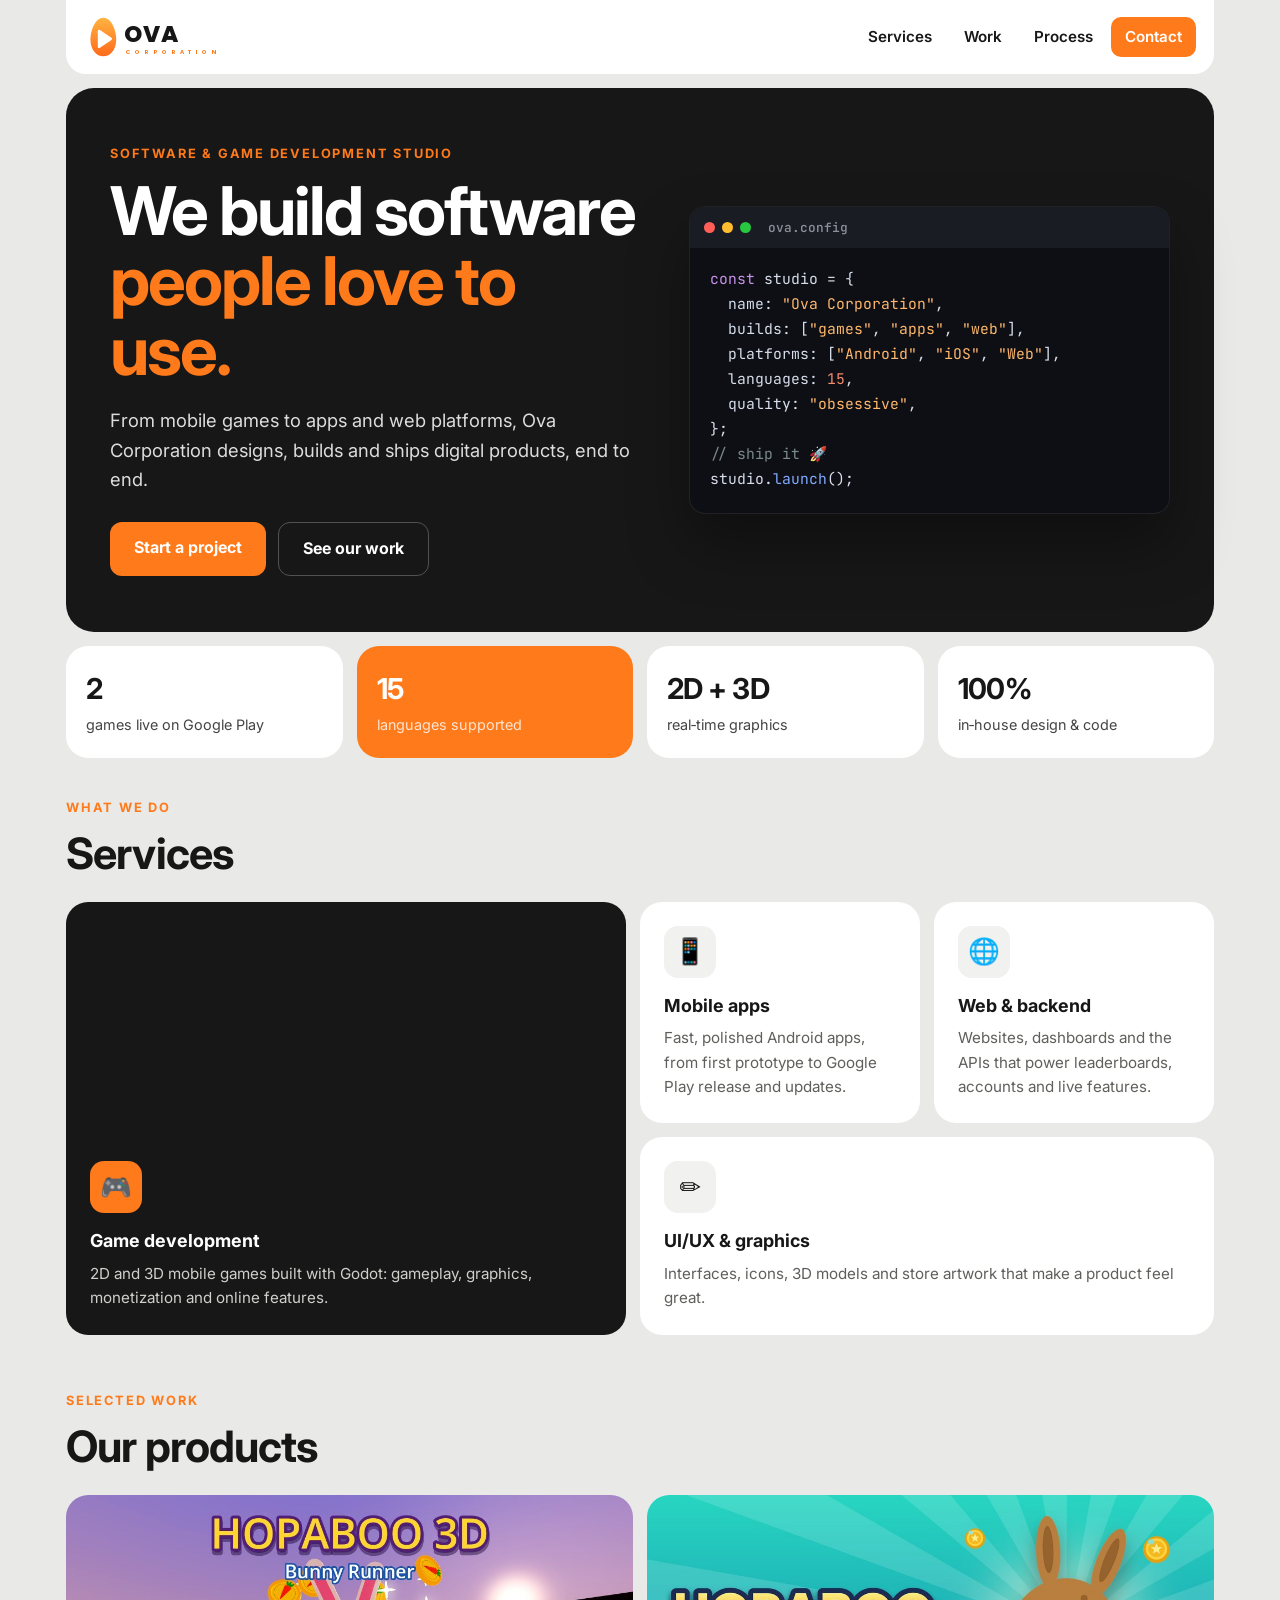
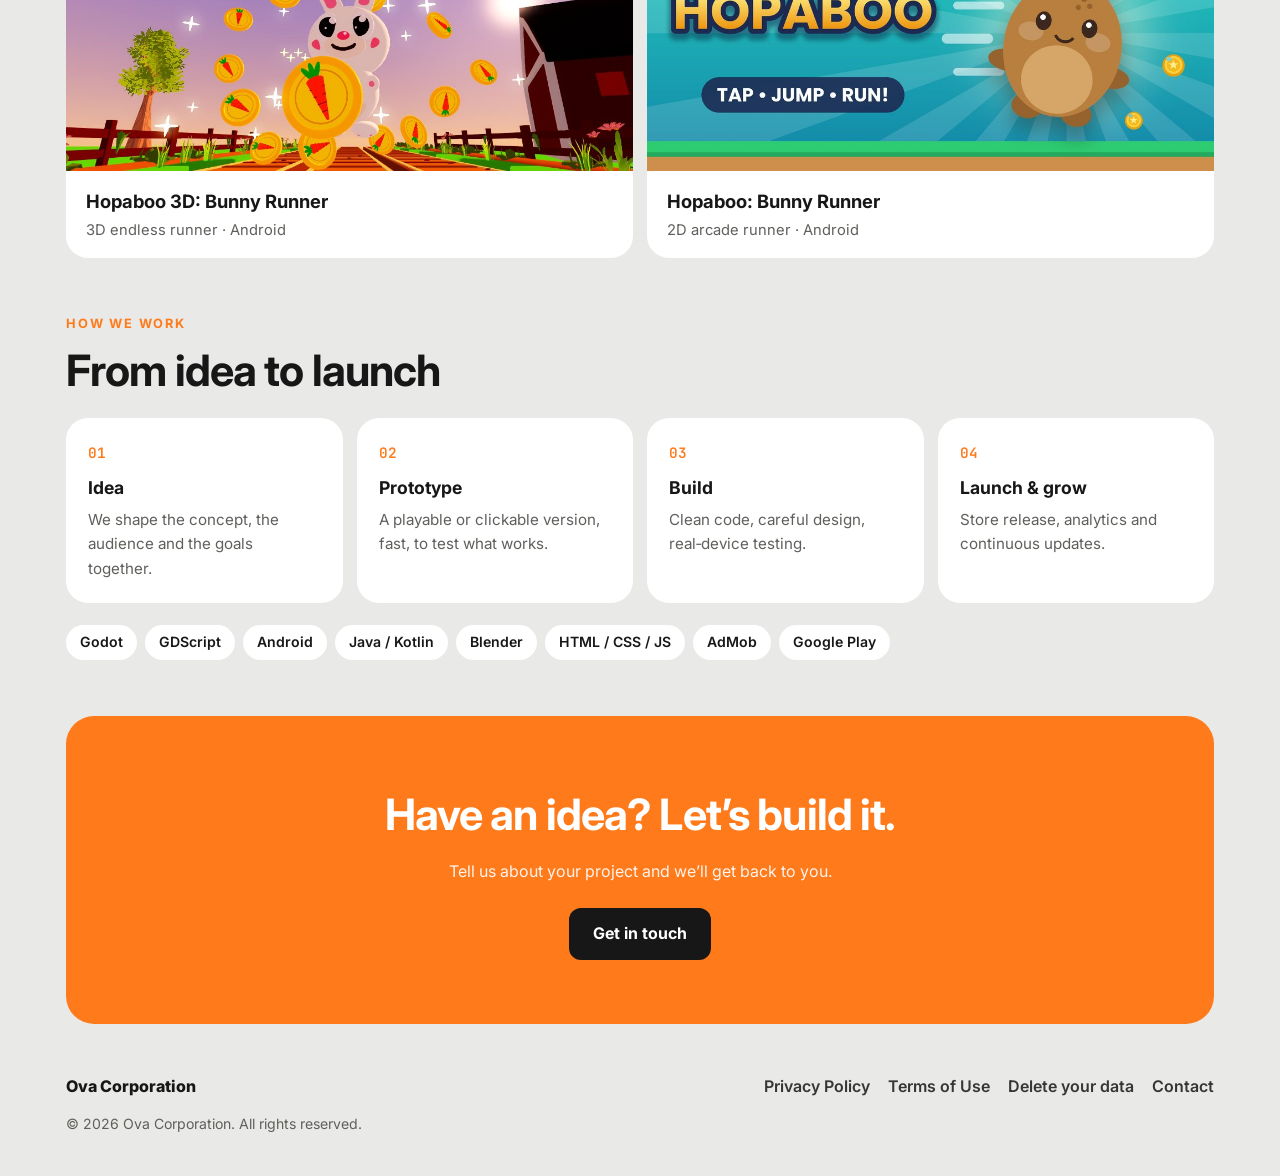
<file: index.html>
<!doctype html>
<html lang="en">
<head>
<meta charset="utf-8">
<meta name="viewport" content="width=device-width, initial-scale=1">
<title>Ova Corporation – Software &amp; Game Development</title>
<meta name="description" content="Ova Corporation designs, builds and ships mobile games, apps and web platforms. Makers of Hopaboo: Bunny Runner and Hopaboo 3D.">
<meta property="og:title" content="Ova Corporation">
<meta property="og:description" content="Software &amp; game development studio. We build software people love to use.">
<meta property="og:type" content="website">
<meta property="og:image" content="img/hopaboo3d-feature.jpg">
<meta name="theme-color" content="#171717">
<link rel="icon" href="favicon.svg" type="image/svg+xml">
<link rel="preconnect" href="https://fonts.googleapis.com">
<link rel="preconnect" href="https://fonts.gstatic.com" crossorigin>
<link rel="stylesheet" href="https://fonts.googleapis.com/css2?family=Inter:wght@400;500;600;700;800&family=JetBrains+Mono:wght@400;600&family=Poppins:wght@700;800&display=swap">
<link rel="stylesheet" href="styles.css">
</head>
<body>
<nav class="nav">
  <a class="brand" href="./" aria-label="Ova Corporation home">
    <svg viewBox="0 0 300 100" class="logo" role="img" aria-label="Ova Corporation"><defs><linearGradient id="lg" x1="0" y1="0" x2="0" y2="1"><stop offset="0" stop-color="#ffb341"/><stop offset="1" stop-color="#ff6a1a"/></linearGradient></defs>
      <path d="M42 8C59 8 70 34 70 56C70 78 57 92 42 92C27 92 14 78 14 56C14 34 25 8 42 8Z" fill="url(#lg)"/>
      <path d="M33 37 L58 54 L33 71Z" fill="#fff" stroke="#fff" stroke-width="6" stroke-linejoin="round"/>
      <text x="88" y="60" font-family="Poppins,sans-serif" font-size="50" font-weight="800" letter-spacing="2" fill="currentColor">OVA</text>
      <text x="90" y="86" font-family="Poppins,sans-serif" font-size="12.5" font-weight="700" letter-spacing="8.2" fill="#ff7a1a">CORPORATION</text></svg>
  </a>
  <div class="links"><a href="#services">Services</a><a href="#work">Work</a><a href="#process">Process</a><a class="navcta" href="#contact">Contact</a></div>
</nav>

<header class="hero">
  <div class="hero-text">
    <p class="kicker">Software &amp; game development studio</p>
    <h1>We build software <em>people love to use.</em></h1>
    <p class="lead">From mobile games to apps and web platforms, Ova Corporation designs, builds and ships digital products, end to end.</p>
    <div class="ctas"><a class="cta" href="#contact">Start a project</a><a class="cta ghost" href="#work">See our work</a></div>
  </div>
  <div class="code" aria-hidden="true">
    <div class="bar"><i></i><i></i><i></i><span>ova.config</span></div>
<pre><span class="k">const</span> studio = {
  name: <span class="s">"Ova Corporation"</span>,
  builds: [<span class="s">"games"</span>, <span class="s">"apps"</span>, <span class="s">"web"</span>],
  platforms: [<span class="s">"Android"</span>, <span class="s">"iOS"</span>, <span class="s">"Web"</span>],
  languages: <span class="n">15</span>,
  quality: <span class="s">"obsessive"</span>,
};
<span class="c">// ship it 🚀</span>
studio.<span class="f">launch</span>();</pre>
  </div>
</header>

<section class="stats" aria-label="Key facts">
  <div><b>2</b><span>games live on Google Play</span></div>
  <div><b>15</b><span>languages supported</span></div>
  <div><b>2D + 3D</b><span>real‑time graphics</span></div>
  <div><b>100%</b><span>in‑house design &amp; code</span></div>
</section>

<section id="services" class="section">
  <p class="eyebrow">What we do</p>
  <h2>Services</h2>
  <div class="grid">
    <article class="svc"><span class="ic" aria-hidden="true">🎮</span><h3>Game development</h3><p>2D and 3D mobile games built with Godot: gameplay, graphics, monetization and online features.</p></article>
    <article class="svc"><span class="ic" aria-hidden="true">📱</span><h3>Mobile apps</h3><p>Fast, polished Android apps, from first prototype to Google Play release and updates.</p></article>
    <article class="svc"><span class="ic" aria-hidden="true">🌐</span><h3>Web &amp; backend</h3><p>Websites, dashboards and the APIs that power leaderboards, accounts and live features.</p></article>
    <article class="svc"><span class="ic" aria-hidden="true">✏️</span><h3>UI/UX &amp; graphics</h3><p>Interfaces, icons, 3D models and store artwork that make a product feel great.</p></article>
  </div>
</section>

<section id="work" class="section">
  <p class="eyebrow">Selected work</p>
  <h2>Our products</h2>
  <div class="items">
    <a class="item" href="https://play.google.com/store/apps/details?id=com.ovacorporation.hopaboo3d" target="_blank" rel="noopener"><img src="img/hopaboo3d-feature.jpg" alt="Hopaboo 3D: Bunny Runner" width="1024" height="500" loading="lazy"><div><h3>Hopaboo 3D: Bunny Runner</h3><p>3D endless runner · Android</p></div></a>
    <a class="item" href="https://play.google.com/store/apps/details?id=com.ovacorporation.hopaboo" target="_blank" rel="noopener"><img src="img/hopaboo-feature.jpg" alt="Hopaboo: Bunny Runner" width="1024" height="500" loading="lazy"><div><h3>Hopaboo: Bunny Runner</h3><p>2D arcade runner · Android</p></div></a>
  </div>
</section>

<section id="process" class="section">
  <p class="eyebrow">How we work</p>
  <h2>From idea to launch</h2>
  <ol class="steps">
    <li><b>01</b><h3>Idea</h3><p>We shape the concept, the audience and the goals together.</p></li>
    <li><b>02</b><h3>Prototype</h3><p>A playable or clickable version, fast, to test what works.</p></li>
    <li><b>03</b><h3>Build</h3><p>Clean code, careful design, real‑device testing.</p></li>
    <li><b>04</b><h3>Launch &amp; grow</h3><p>Store release, analytics and continuous updates.</p></li>
  </ol>
  <ul class="tech" aria-label="Technologies"><li>Godot</li><li>GDScript</li><li>Android</li><li>Java / Kotlin</li><li>Blender</li><li>HTML / CSS / JS</li><li>AdMob</li><li>Google Play</li></ul>
</section>

<section id="contact" class="contact">
  <h2>Have an idea? Let’s build it.</h2>
  <p>Tell us about your project and we’ll get back to you.</p>
  <a class="cta" href="mailto:robert.ovadiuc2@gmail.com">Get in touch</a>
</section>

<footer class="foot">
  <div class="fb">Ova Corporation</div>
  <div class="fl"><a href="privacy.html">Privacy Policy</a><a href="terms.html">Terms of Use</a><a href="delete-data.html">Delete your data</a><a href="#contact">Contact</a></div>
  <p>© 2026 Ova Corporation. All rights reserved.</p>
</footer>
</body>
</html>
</file>
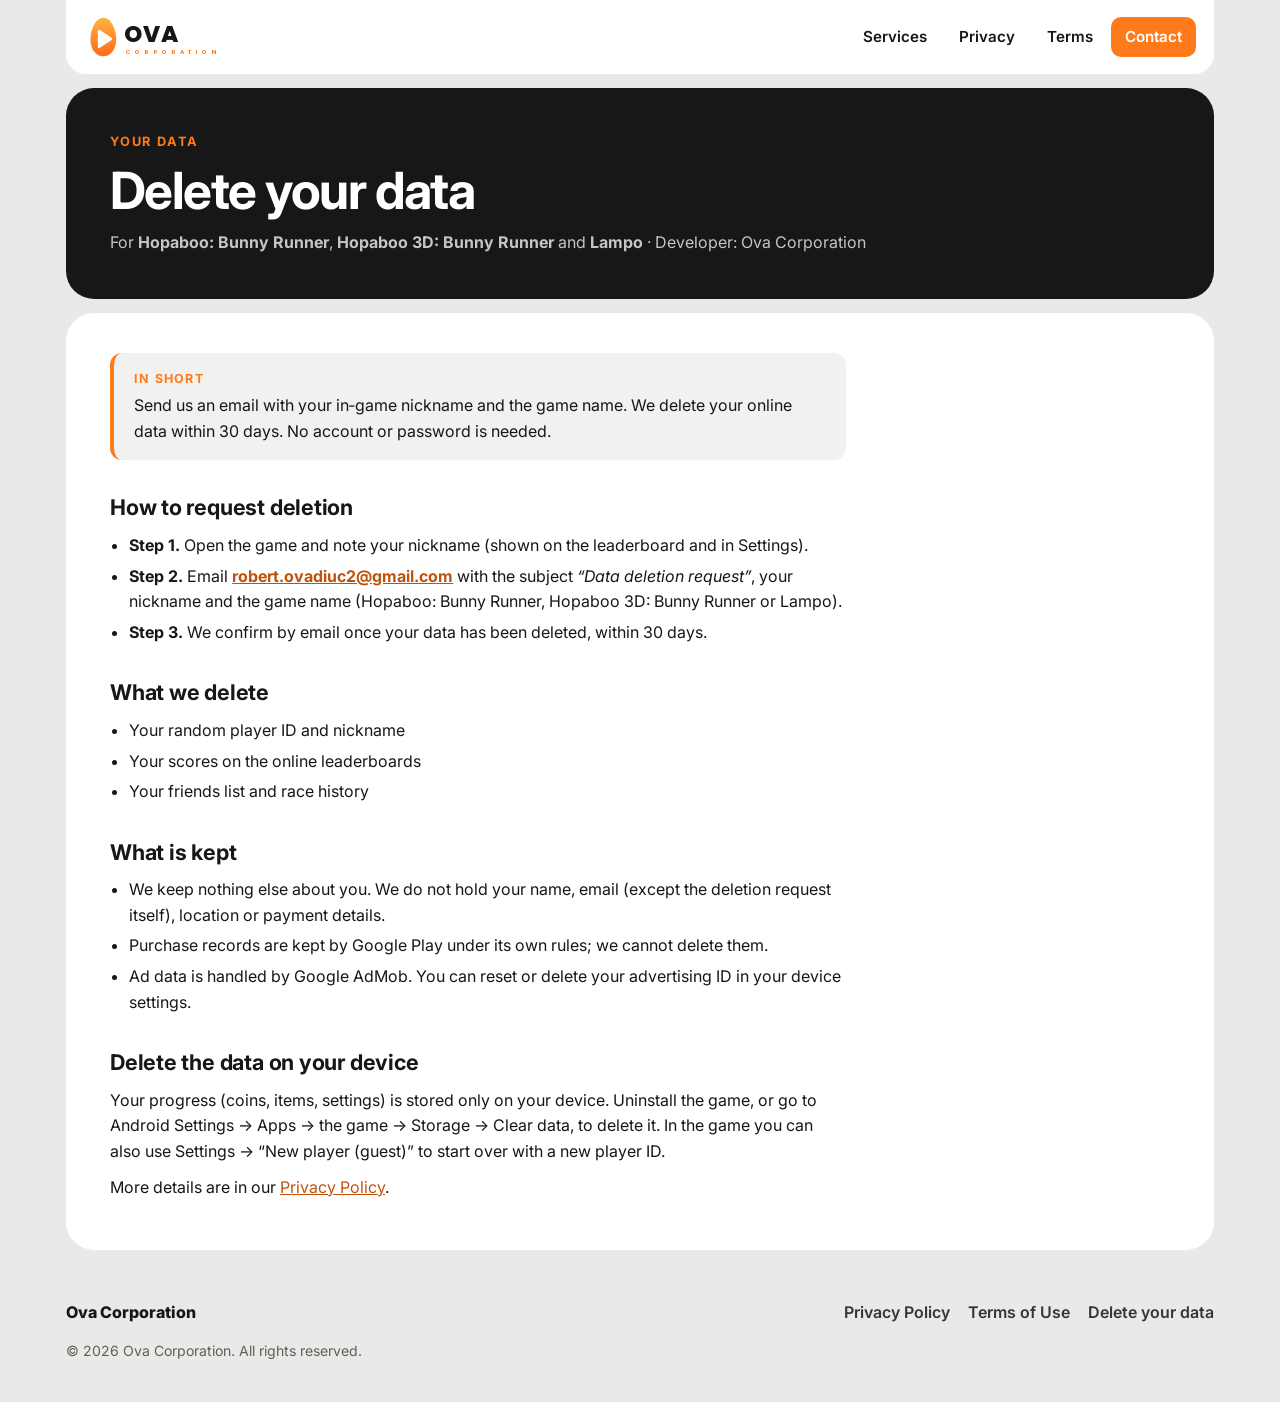
<file: delete-data.html>
<!doctype html>
<html lang="en">
<head>
<meta charset="utf-8">
<meta name="viewport" content="width=device-width, initial-scale=1">
<title>Delete your data – Ova Corporation</title>
<meta name="description" content="How to request deletion of your data from Hopaboo: Bunny Runner, Hopaboo 3D: Bunny Runner and Lampo by Ova Corporation.">
<meta name="theme-color" content="#171717">
<link rel="icon" href="favicon.svg" type="image/svg+xml">
<link rel="preconnect" href="https://fonts.googleapis.com">
<link rel="preconnect" href="https://fonts.gstatic.com" crossorigin>
<link rel="stylesheet" href="https://fonts.googleapis.com/css2?family=Inter:wght@400;500;600;700;800&family=Poppins:wght@700;800&display=swap">
<link rel="stylesheet" href="styles.css">
</head>
<body>
<nav class="nav">
  <a class="brand" href="./" aria-label="Ova Corporation home">
    <svg viewBox="0 0 300 100" class="logo" role="img" aria-label="Ova Corporation"><defs><linearGradient id="lg" x1="0" y1="0" x2="0" y2="1"><stop offset="0" stop-color="#ffb341"/><stop offset="1" stop-color="#ff6a1a"/></linearGradient></defs>
      <path d="M42 8C59 8 70 34 70 56C70 78 57 92 42 92C27 92 14 78 14 56C14 34 25 8 42 8Z" fill="url(#lg)"/>
      <path d="M33 37 L58 54 L33 71Z" fill="#fff" stroke="#fff" stroke-width="6" stroke-linejoin="round"/>
      <text x="88" y="60" font-family="Poppins,sans-serif" font-size="50" font-weight="800" letter-spacing="2" fill="currentColor">OVA</text>
      <text x="90" y="86" font-family="Poppins,sans-serif" font-size="12.5" font-weight="700" letter-spacing="8.2" fill="#ff7a1a">CORPORATION</text></svg>
  </a>
  <div class="links"><a href="./#services">Services</a><a href="privacy.html">Privacy</a><a href="terms.html">Terms</a><a class="navcta" href="./#contact">Contact</a></div>
</nav>

<header class="doc-head">
  <p class="kicker">Your data</p>
  <h1>Delete your data</h1>
  <p class="meta">For <strong>Hopaboo: Bunny Runner</strong>, <strong>Hopaboo 3D: Bunny Runner</strong> and <strong>Lampo</strong> · Developer: Ova Corporation</p>
</header>

<main class="doc">
  <div class="summary"><strong>In short</strong>Send us an email with your in‑game nickname and the game name. We delete your online data within 30 days. No account or password is needed.</div>

  <h2>How to request deletion</h2>
  <ul>
    <li><strong>Step 1.</strong> Open the game and note your nickname (shown on the leaderboard and in Settings).</li>
    <li><strong>Step 2.</strong> Email <a class="mail" href="mailto:robert.ovadiuc2@gmail.com?subject=Data%20deletion%20request">robert.ovadiuc2@gmail.com</a> with the subject <em>“Data deletion request”</em>, your nickname and the game name (Hopaboo: Bunny Runner, Hopaboo 3D: Bunny Runner or Lampo).</li>
    <li><strong>Step 3.</strong> We confirm by email once your data has been deleted, within 30 days.</li>
  </ul>

  <h2>What we delete</h2>
  <ul>
    <li>Your random player ID and nickname</li>
    <li>Your scores on the online leaderboards</li>
    <li>Your friends list and race history</li>
  </ul>

  <h2>What is kept</h2>
  <ul>
    <li>We keep nothing else about you. We do not hold your name, email (except the deletion request itself), location or payment details.</li>
    <li>Purchase records are kept by Google Play under its own rules; we cannot delete them.</li>
    <li>Ad data is handled by Google AdMob. You can reset or delete your advertising ID in your device settings.</li>
  </ul>

  <h2>Delete the data on your device</h2>
  <p>Your progress (coins, items, settings) is stored only on your device. Uninstall the game, or go to Android Settings → Apps → the game → Storage → Clear data, to delete it. In the game you can also use Settings → “New player (guest)” to start over with a new player ID.</p>

  <p>More details are in our <a href="privacy.html">Privacy Policy</a>.</p>
</main>

<footer class="foot">
  <div class="fb">Ova Corporation</div>
  <div class="fl"><a href="privacy.html">Privacy Policy</a><a href="terms.html">Terms of Use</a><a href="delete-data.html">Delete your data</a></div>
  <p>© 2026 Ova Corporation. All rights reserved.</p>
</footer>
</body>
</html>
</file>
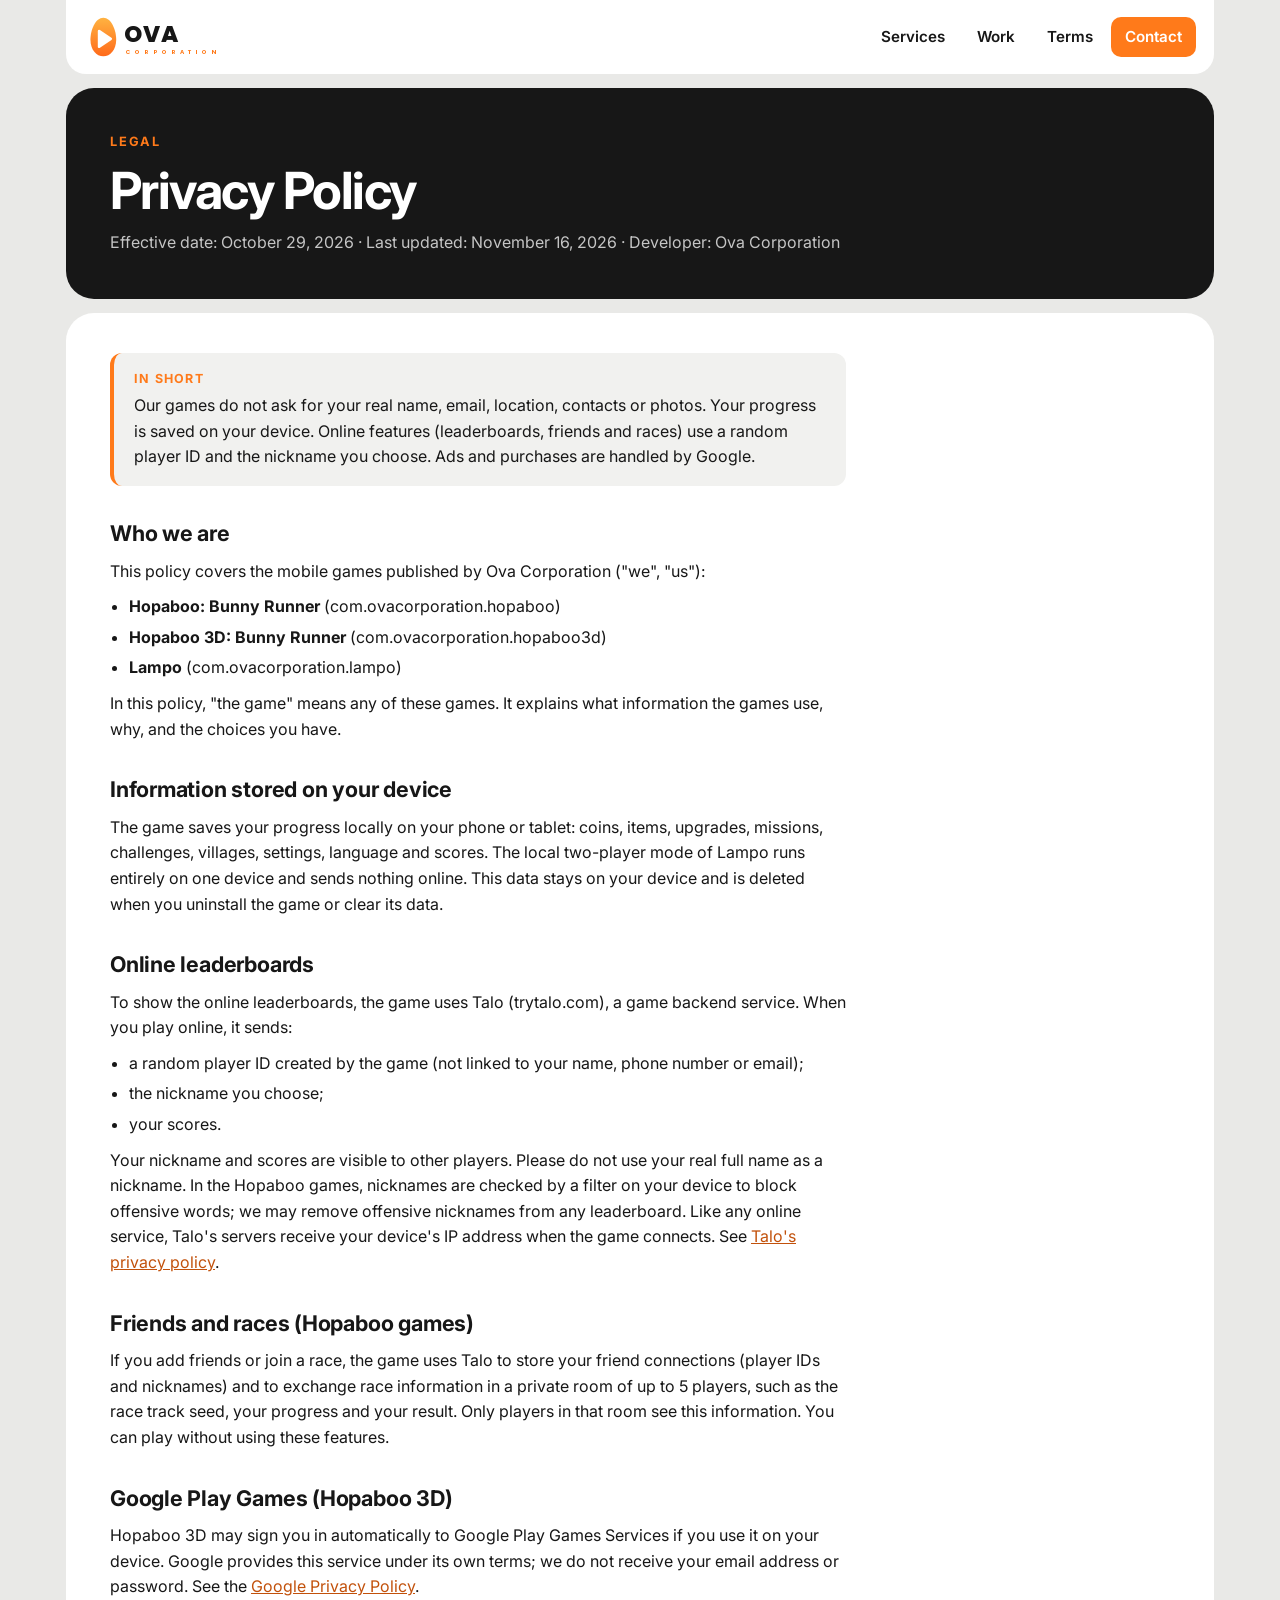
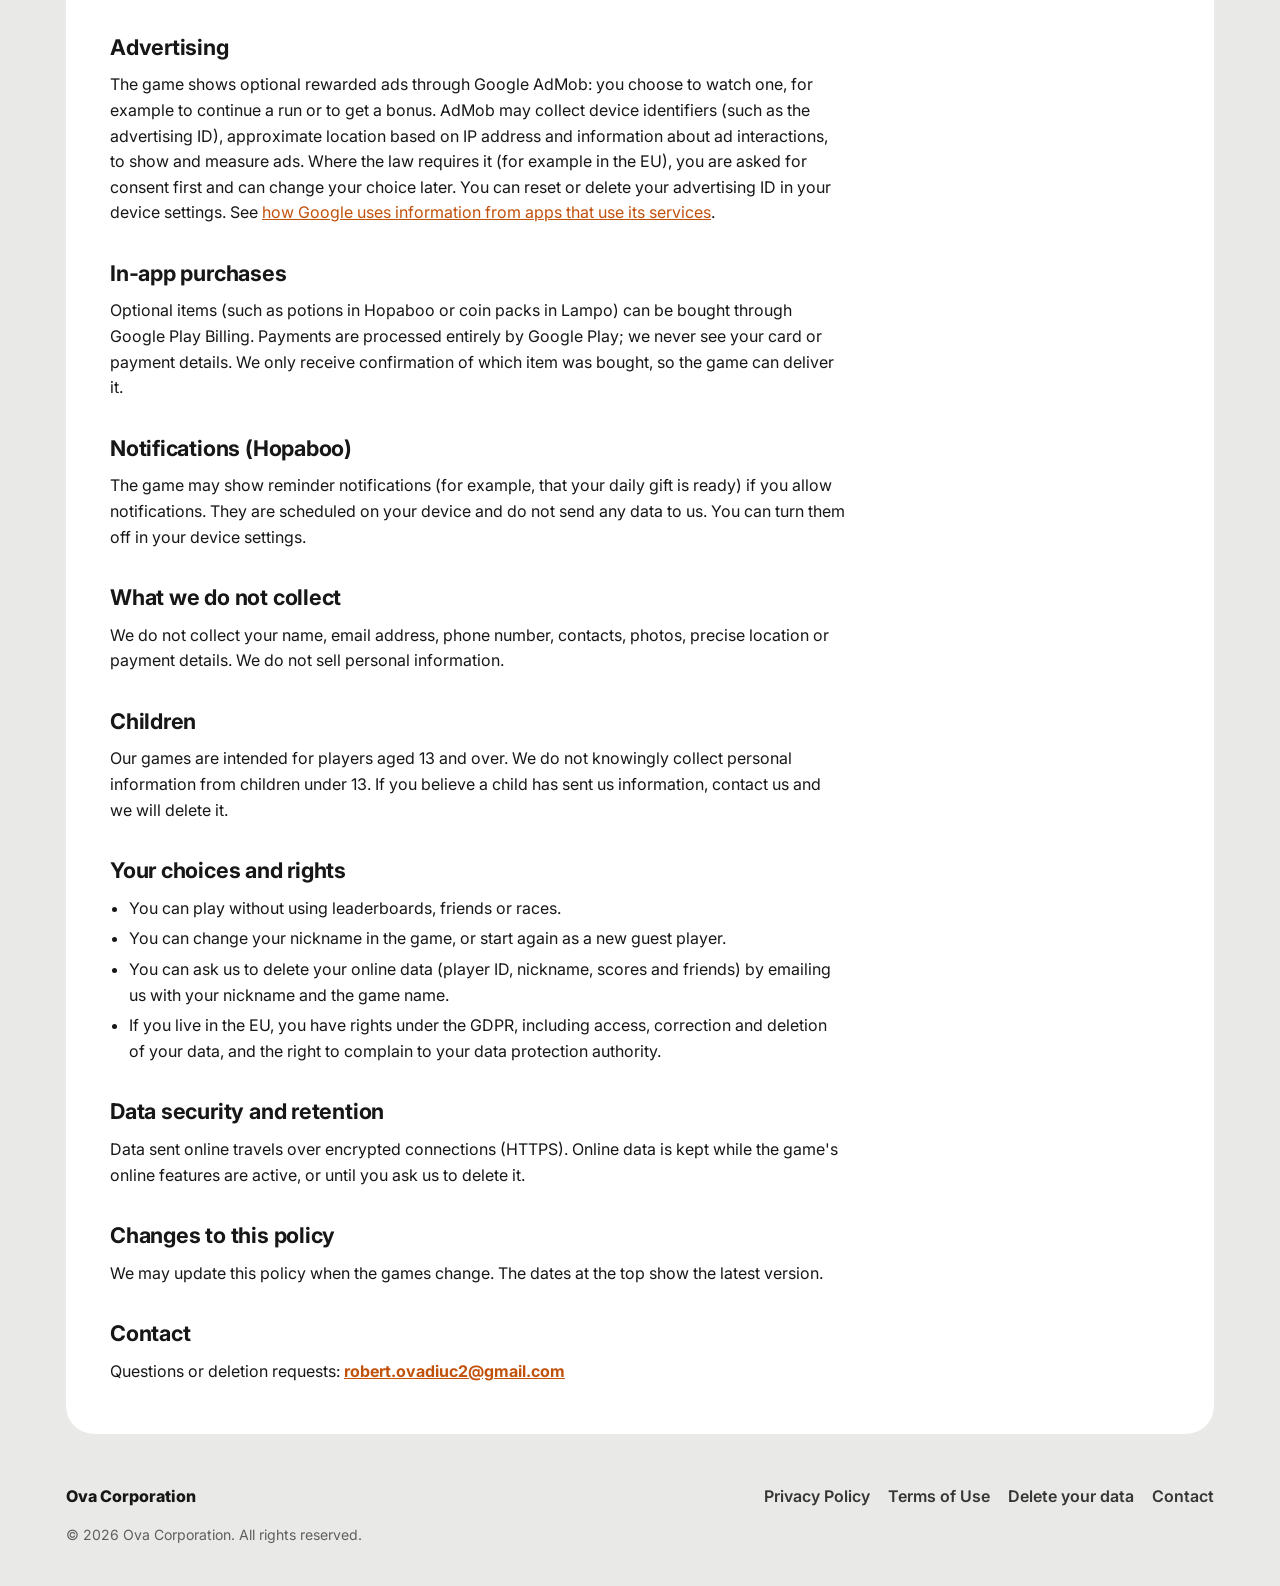
<file: privacy.html>
<!doctype html>
<html lang="en">
<head>
<meta charset="utf-8">
<meta name="viewport" content="width=device-width, initial-scale=1">
<title>Privacy Policy – Ova Corporation</title>
<meta name="description" content="Privacy Policy for the games by Ova Corporation (Hopaboo, Hopaboo 3D, Lampo).">
<meta name="theme-color" content="#171717">
<link rel="icon" href="favicon.svg" type="image/svg+xml">
<link rel="preconnect" href="https://fonts.googleapis.com">
<link rel="preconnect" href="https://fonts.gstatic.com" crossorigin>
<link rel="stylesheet" href="https://fonts.googleapis.com/css2?family=Inter:wght@400;500;600;700;800&family=Poppins:wght@700;800&display=swap">
<link rel="stylesheet" href="styles.css">
</head>
<body>
<nav class="nav">
  <a class="brand" href="./" aria-label="Ova Corporation home">
    <svg viewBox="0 0 300 100" class="logo" role="img" aria-label="Ova Corporation"><defs><linearGradient id="lg" x1="0" y1="0" x2="0" y2="1"><stop offset="0" stop-color="#ffb341"/><stop offset="1" stop-color="#ff6a1a"/></linearGradient></defs>
      <path d="M42 8C59 8 70 34 70 56C70 78 57 92 42 92C27 92 14 78 14 56C14 34 25 8 42 8Z" fill="url(#lg)"/>
      <path d="M33 37 L58 54 L33 71Z" fill="#fff" stroke="#fff" stroke-width="6" stroke-linejoin="round"/>
      <text x="88" y="60" font-family="Poppins,sans-serif" font-size="50" font-weight="800" letter-spacing="2" fill="currentColor">OVA</text>
      <text x="90" y="86" font-family="Poppins,sans-serif" font-size="12.5" font-weight="700" letter-spacing="8.2" fill="#ff7a1a">CORPORATION</text></svg>
  </a>
  <div class="links"><a href="./#services">Services</a><a href="./#work">Work</a><a href="terms.html">Terms</a><a class="navcta" href="./#contact">Contact</a></div>
</nav>

<header class="doc-head">
  <p class="kicker">Legal</p>
  <h1>Privacy Policy</h1>
  <p class="meta">Effective date: October 29, 2026 · Last updated: November 16, 2026 · Developer: Ova Corporation</p>
</header>

<main class="doc">
  <div class="summary"><strong>In short</strong>Our games do not ask for your real name, email, location, contacts or photos. Your progress is saved on your device. Online features (leaderboards, friends and races) use a random player ID and the nickname you choose. Ads and purchases are handled by Google.</div>

  <h2>Who we are</h2>
  <p>This policy covers the mobile games published by Ova Corporation ("we", "us"):</p>
  <ul>
    <li><strong>Hopaboo: Bunny Runner</strong> (com.ovacorporation.hopaboo)</li>
    <li><strong>Hopaboo 3D: Bunny Runner</strong> (com.ovacorporation.hopaboo3d)</li>
    <li><strong>Lampo</strong> (com.ovacorporation.lampo)</li>
  </ul>
  <p>In this policy, "the game" means any of these games. It explains what information the games use, why, and the choices you have.</p>

  <h2>Information stored on your device</h2>
  <p>The game saves your progress locally on your phone or tablet: coins, items, upgrades, missions, challenges, villages, settings, language and scores. The local two-player mode of Lampo runs entirely on one device and sends nothing online. This data stays on your device and is deleted when you uninstall the game or clear its data.</p>

  <h2>Online leaderboards</h2>
  <p>To show the online leaderboards, the game uses Talo (trytalo.com), a game backend service. When you play online, it sends:</p>
  <ul>
    <li>a random player ID created by the game (not linked to your name, phone number or email);</li>
    <li>the nickname you choose;</li>
    <li>your scores.</li>
  </ul>
  <p>Your nickname and scores are visible to other players. Please do not use your real full name as a nickname. In the Hopaboo games, nicknames are checked by a filter on your device to block offensive words; we may remove offensive nicknames from any leaderboard. Like any online service, Talo's servers receive your device's IP address when the game connects. See <a href="https://trytalo.com/privacy" target="_blank" rel="noopener">Talo's privacy policy</a>.</p>

  <h2>Friends and races (Hopaboo games)</h2>
  <p>If you add friends or join a race, the game uses Talo to store your friend connections (player IDs and nicknames) and to exchange race information in a private room of up to 5 players, such as the race track seed, your progress and your result. Only players in that room see this information. You can play without using these features.</p>

  <h2>Google Play Games (Hopaboo 3D)</h2>
  <p>Hopaboo 3D may sign you in automatically to Google Play Games Services if you use it on your device. Google provides this service under its own terms; we do not receive your email address or password. See the <a href="https://policies.google.com/privacy" target="_blank" rel="noopener">Google Privacy Policy</a>.</p>

  <h2>Advertising</h2>
  <p>The game shows optional rewarded ads through Google AdMob: you choose to watch one, for example to continue a run or to get a bonus. AdMob may collect device identifiers (such as the advertising ID), approximate location based on IP address and information about ad interactions, to show and measure ads. Where the law requires it (for example in the EU), you are asked for consent first and can change your choice later. You can reset or delete your advertising ID in your device settings. See <a href="https://policies.google.com/technologies/partner-sites" target="_blank" rel="noopener">how Google uses information from apps that use its services</a>.</p>

  <h2>In‑app purchases</h2>
  <p>Optional items (such as potions in Hopaboo or coin packs in Lampo) can be bought through Google Play Billing. Payments are processed entirely by Google Play; we never see your card or payment details. We only receive confirmation of which item was bought, so the game can deliver it.</p>

  <h2>Notifications (Hopaboo)</h2>
  <p>The game may show reminder notifications (for example, that your daily gift is ready) if you allow notifications. They are scheduled on your device and do not send any data to us. You can turn them off in your device settings.</p>

  <h2>What we do not collect</h2>
  <p>We do not collect your name, email address, phone number, contacts, photos, precise location or payment details. We do not sell personal information.</p>

  <h2>Children</h2>
  <p>Our games are intended for players aged 13 and over. We do not knowingly collect personal information from children under 13. If you believe a child has sent us information, contact us and we will delete it.</p>

  <h2>Your choices and rights</h2>
  <ul>
    <li>You can play without using leaderboards, friends or races.</li>
    <li>You can change your nickname in the game, or start again as a new guest player.</li>
    <li>You can ask us to delete your online data (player ID, nickname, scores and friends) by emailing us with your nickname and the game name.</li>
    <li>If you live in the EU, you have rights under the GDPR, including access, correction and deletion of your data, and the right to complain to your data protection authority.</li>
  </ul>

  <h2>Data security and retention</h2>
  <p>Data sent online travels over encrypted connections (HTTPS). Online data is kept while the game's online features are active, or until you ask us to delete it.</p>

  <h2>Changes to this policy</h2>
  <p>We may update this policy when the games change. The dates at the top show the latest version.</p>

  <h2>Contact</h2>
  <p>Questions or deletion requests: <a class="mail" href="mailto:robert.ovadiuc2@gmail.com">robert.ovadiuc2@gmail.com</a></p>
</main>

<footer class="foot">
  <div class="fb">Ova Corporation</div>
  <div class="fl"><a href="privacy.html">Privacy Policy</a><a href="terms.html">Terms of Use</a><a href="delete-data.html">Delete your data</a><a href="./#contact">Contact</a></div>
  <p>© 2026 Ova Corporation. All rights reserved.</p>
</footer>
</body>
</html>
</file>
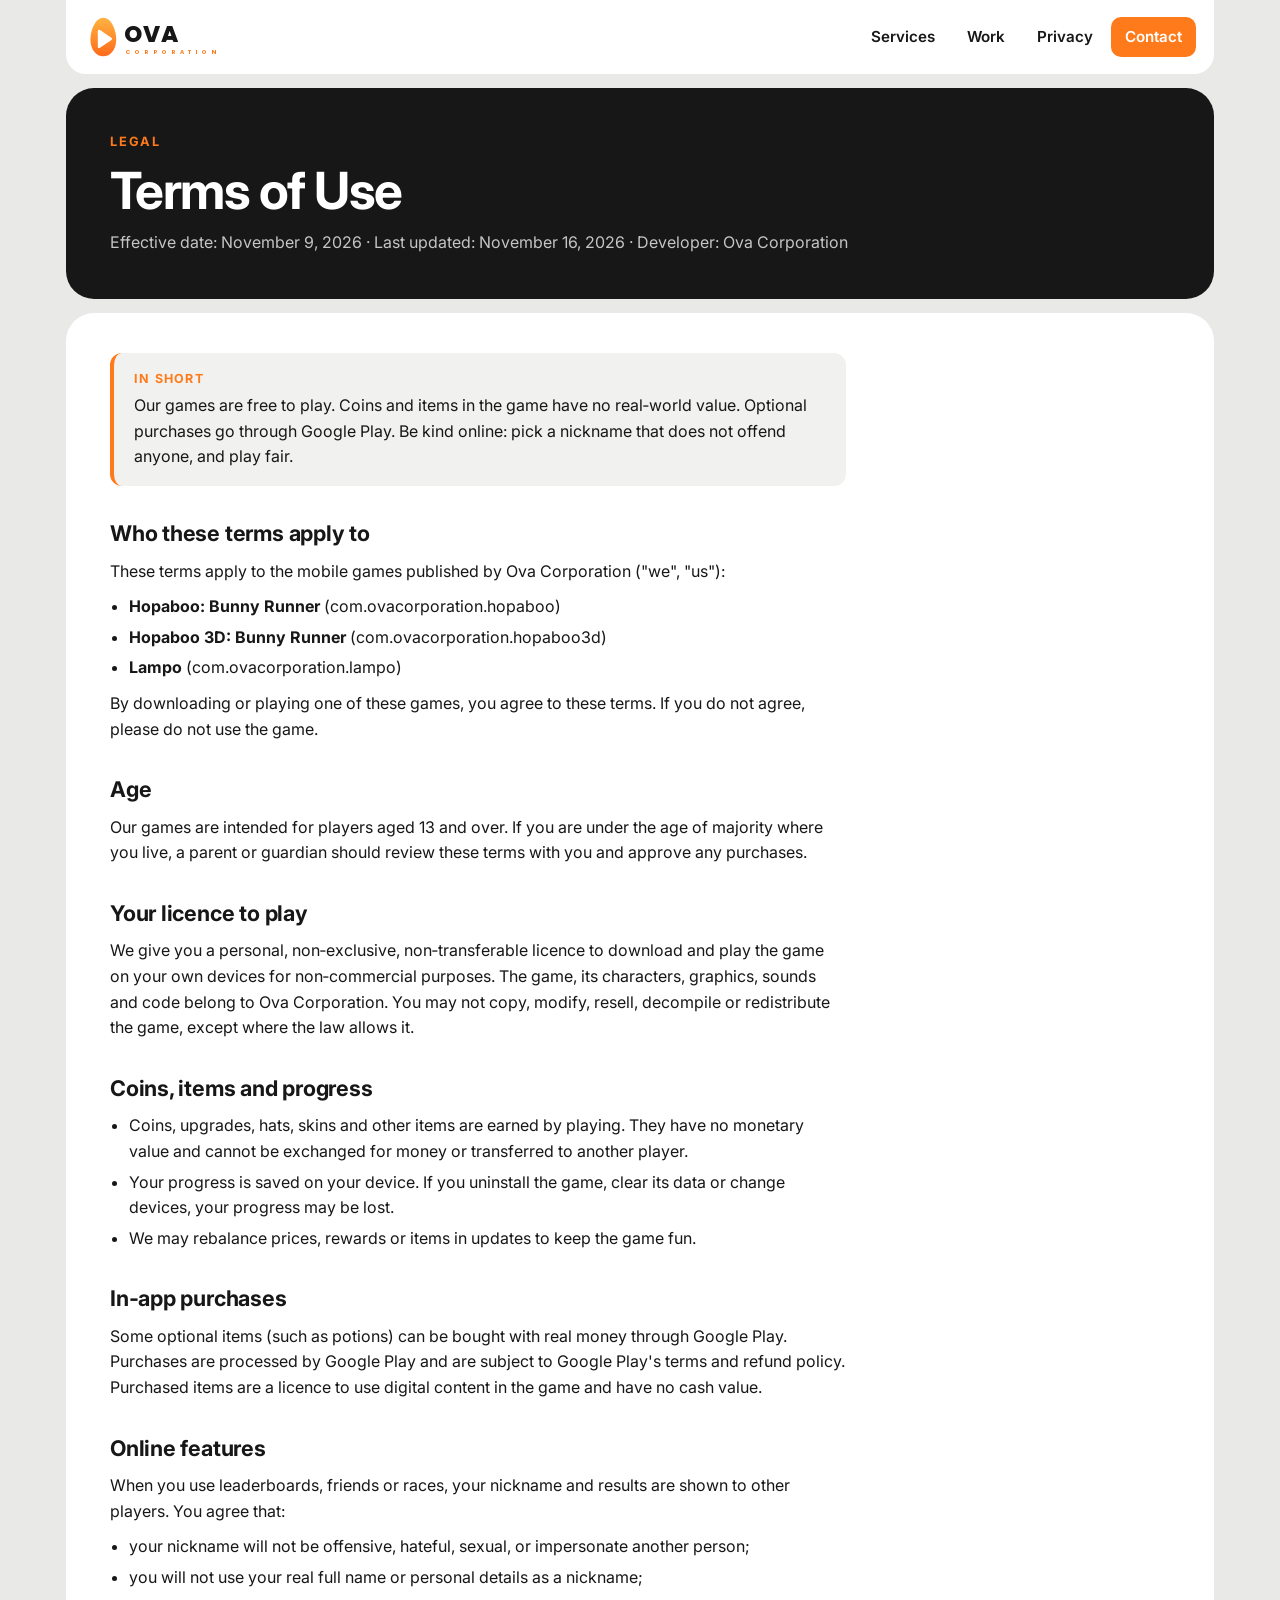
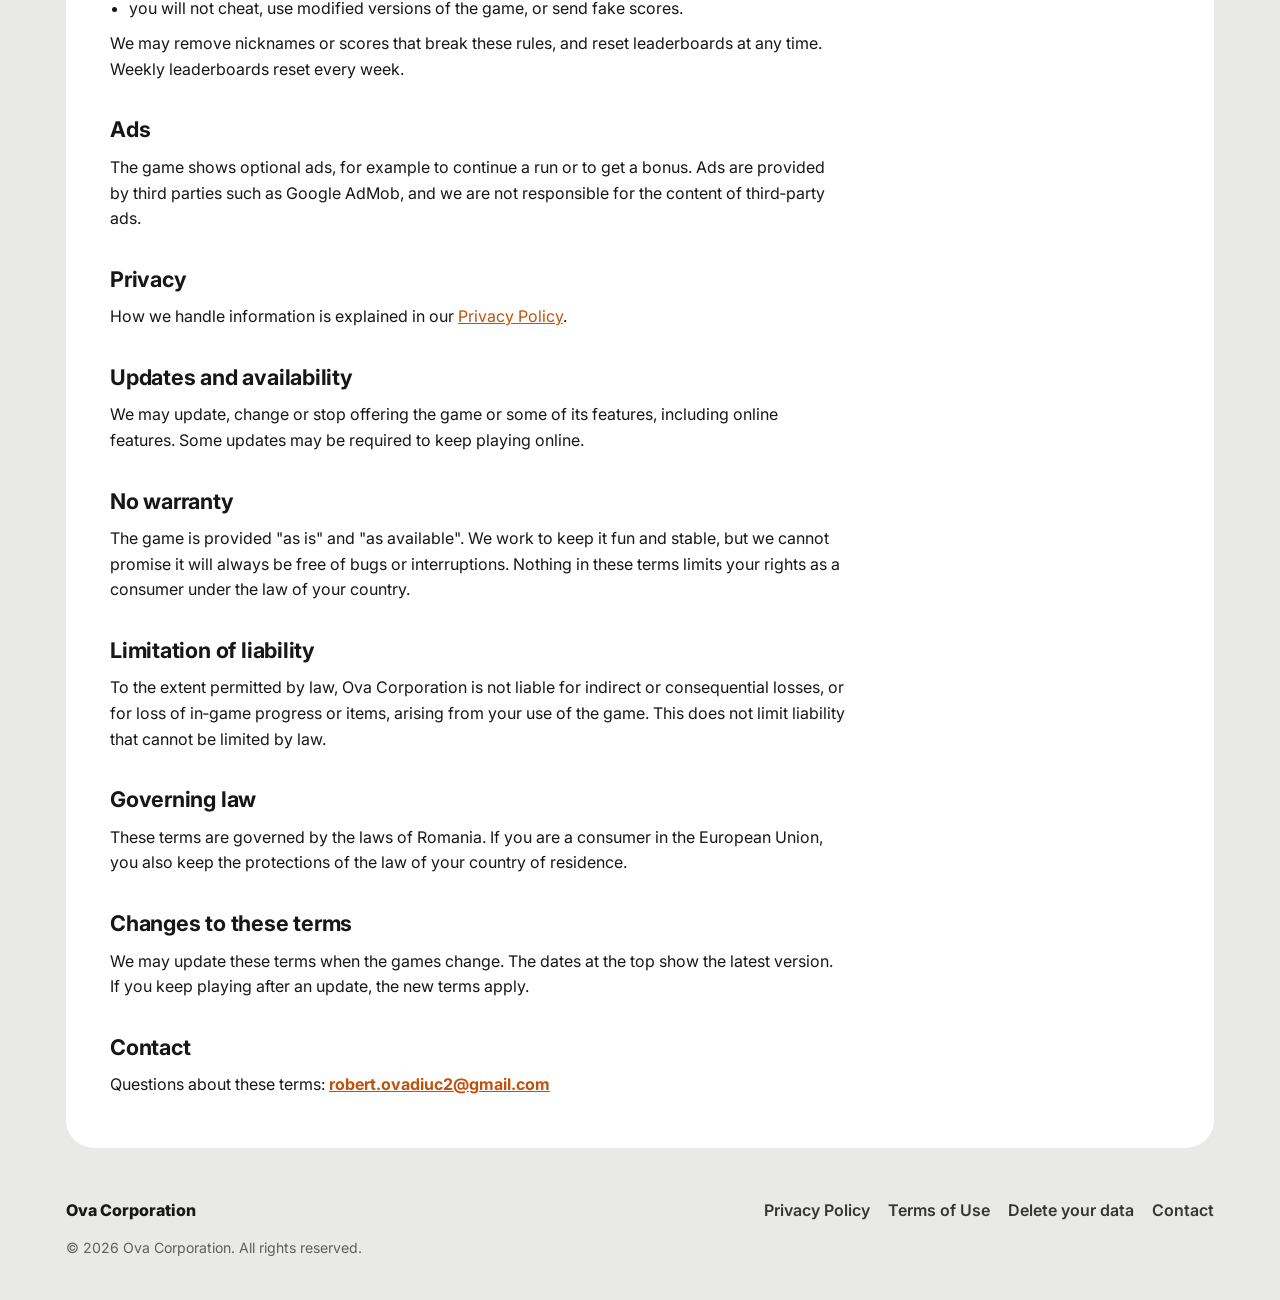
<file: terms.html>
<!doctype html>
<html lang="en">
<head>
<meta charset="utf-8">
<meta name="viewport" content="width=device-width, initial-scale=1">
<title>Terms of Use – Ova Corporation</title>
<meta name="description" content="Terms of Use for the Hopaboo games by Ova Corporation.">
<meta name="theme-color" content="#171717">
<link rel="icon" href="favicon.svg" type="image/svg+xml">
<link rel="preconnect" href="https://fonts.googleapis.com">
<link rel="preconnect" href="https://fonts.gstatic.com" crossorigin>
<link rel="stylesheet" href="https://fonts.googleapis.com/css2?family=Inter:wght@400;500;600;700;800&family=Poppins:wght@700;800&display=swap">
<link rel="stylesheet" href="styles.css">
</head>
<body>
<nav class="nav">
  <a class="brand" href="./" aria-label="Ova Corporation home">
    <svg viewBox="0 0 300 100" class="logo" role="img" aria-label="Ova Corporation"><defs><linearGradient id="lg" x1="0" y1="0" x2="0" y2="1"><stop offset="0" stop-color="#ffb341"/><stop offset="1" stop-color="#ff6a1a"/></linearGradient></defs>
      <path d="M42 8C59 8 70 34 70 56C70 78 57 92 42 92C27 92 14 78 14 56C14 34 25 8 42 8Z" fill="url(#lg)"/>
      <path d="M33 37 L58 54 L33 71Z" fill="#fff" stroke="#fff" stroke-width="6" stroke-linejoin="round"/>
      <text x="88" y="60" font-family="Poppins,sans-serif" font-size="50" font-weight="800" letter-spacing="2" fill="currentColor">OVA</text>
      <text x="90" y="86" font-family="Poppins,sans-serif" font-size="12.5" font-weight="700" letter-spacing="8.2" fill="#ff7a1a">CORPORATION</text></svg>
  </a>
  <div class="links"><a href="./#services">Services</a><a href="./#work">Work</a><a href="privacy.html">Privacy</a><a class="navcta" href="./#contact">Contact</a></div>
</nav>

<header class="doc-head">
  <p class="kicker">Legal</p>
  <h1>Terms of Use</h1>
  <p class="meta">Effective date: November 9, 2026 · Last updated: November 16, 2026 · Developer: Ova Corporation</p>
</header>

<main class="doc">
  <div class="summary"><strong>In short</strong>Our games are free to play. Coins and items in the game have no real‑world value. Optional purchases go through Google Play. Be kind online: pick a nickname that does not offend anyone, and play fair.</div>

  <h2>Who these terms apply to</h2>
  <p>These terms apply to the mobile games published by Ova Corporation ("we", "us"):</p>
  <ul>
    <li><strong>Hopaboo: Bunny Runner</strong> (com.ovacorporation.hopaboo)</li>
    <li><strong>Hopaboo 3D: Bunny Runner</strong> (com.ovacorporation.hopaboo3d)</li>
    <li><strong>Lampo</strong> (com.ovacorporation.lampo)</li>
  </ul>
  <p>By downloading or playing one of these games, you agree to these terms. If you do not agree, please do not use the game.</p>

  <h2>Age</h2>
  <p>Our games are intended for players aged 13 and over. If you are under the age of majority where you live, a parent or guardian should review these terms with you and approve any purchases.</p>

  <h2>Your licence to play</h2>
  <p>We give you a personal, non‑exclusive, non‑transferable licence to download and play the game on your own devices for non‑commercial purposes. The game, its characters, graphics, sounds and code belong to Ova Corporation. You may not copy, modify, resell, decompile or redistribute the game, except where the law allows it.</p>

  <h2>Coins, items and progress</h2>
  <ul>
    <li>Coins, upgrades, hats, skins and other items are earned by playing. They have no monetary value and cannot be exchanged for money or transferred to another player.</li>
    <li>Your progress is saved on your device. If you uninstall the game, clear its data or change devices, your progress may be lost.</li>
    <li>We may rebalance prices, rewards or items in updates to keep the game fun.</li>
  </ul>

  <h2>In‑app purchases</h2>
  <p>Some optional items (such as potions) can be bought with real money through Google Play. Purchases are processed by Google Play and are subject to Google Play's terms and refund policy. Purchased items are a licence to use digital content in the game and have no cash value.</p>

  <h2>Online features</h2>
  <p>When you use leaderboards, friends or races, your nickname and results are shown to other players. You agree that:</p>
  <ul>
    <li>your nickname will not be offensive, hateful, sexual, or impersonate another person;</li>
    <li>you will not use your real full name or personal details as a nickname;</li>
    <li>you will not cheat, use modified versions of the game, or send fake scores.</li>
  </ul>
  <p>We may remove nicknames or scores that break these rules, and reset leaderboards at any time. Weekly leaderboards reset every week.</p>

  <h2>Ads</h2>
  <p>The game shows optional ads, for example to continue a run or to get a bonus. Ads are provided by third parties such as Google AdMob, and we are not responsible for the content of third‑party ads.</p>

  <h2>Privacy</h2>
  <p>How we handle information is explained in our <a href="privacy.html">Privacy Policy</a>.</p>

  <h2>Updates and availability</h2>
  <p>We may update, change or stop offering the game or some of its features, including online features. Some updates may be required to keep playing online.</p>

  <h2>No warranty</h2>
  <p>The game is provided "as is" and "as available". We work to keep it fun and stable, but we cannot promise it will always be free of bugs or interruptions. Nothing in these terms limits your rights as a consumer under the law of your country.</p>

  <h2>Limitation of liability</h2>
  <p>To the extent permitted by law, Ova Corporation is not liable for indirect or consequential losses, or for loss of in‑game progress or items, arising from your use of the game. This does not limit liability that cannot be limited by law.</p>

  <h2>Governing law</h2>
  <p>These terms are governed by the laws of Romania. If you are a consumer in the European Union, you also keep the protections of the law of your country of residence.</p>

  <h2>Changes to these terms</h2>
  <p>We may update these terms when the games change. The dates at the top show the latest version. If you keep playing after an update, the new terms apply.</p>

  <h2>Contact</h2>
  <p>Questions about these terms: <a class="mail" href="mailto:robert.ovadiuc2@gmail.com">robert.ovadiuc2@gmail.com</a></p>
</main>

<footer class="foot">
  <div class="fb">Ova Corporation</div>
  <div class="fl"><a href="privacy.html">Privacy Policy</a><a href="terms.html">Terms of Use</a><a href="delete-data.html">Delete your data</a><a href="./#contact">Contact</a></div>
  <p>© 2026 Ova Corporation. All rights reserved.</p>
</footer>
</body>
</html>
</file>
<file: styles.css>
/* Ova Corporation – site styles (design "Mono + orange") */
:root{
  --bg:#e9e9e7; --card:#ffffff; --ink:#171717; --muted:#5f5f5c; --soft:#f1f1ef;
  --accent:#ff7a1a; --accent-ink:#ffffff; --radius:22px;
}
*{box-sizing:border-box}
html{scroll-behavior:smooth}
body{margin:0;background:var(--bg);color:var(--ink);font-family:'Inter',system-ui,-apple-system,'Segoe UI',sans-serif;line-height:1.6;overflow-x:hidden}
img{max-width:100%;display:block}
a{color:inherit}
:focus-visible{outline:3px solid var(--accent);outline-offset:3px}
.wrap{max-width:1148px;margin:0 auto}

/* Nav */
.nav{max-width:1148px;margin:0 auto;background:var(--card);border-radius:0 0 20px 20px;padding:14px 18px;display:flex;align-items:center;justify-content:space-between;gap:12px;flex-wrap:wrap}
.brand{display:block;text-decoration:none;color:var(--ink)}
.logo{height:46px;width:auto;display:block}
.links{display:flex;gap:4px;align-items:center;flex-wrap:wrap}
.links a{text-decoration:none;font-weight:600;font-size:.95rem;padding:8px 14px;border-radius:10px}
.links a:hover{background:var(--soft)}
.links .navcta{background:var(--accent);color:var(--accent-ink)}
.links .navcta:hover{background:#ff8c38}

/* Hero */
.hero{max-width:1148px;margin:14px auto 0;background:var(--ink);color:#fff;border-radius:28px;padding:56px 44px;display:grid;grid-template-columns:1.05fr .95fr;gap:48px;align-items:center}
.kicker,.eyebrow{margin:0 0 12px;font-weight:700;font-size:.8rem;letter-spacing:.14em;text-transform:uppercase;color:var(--accent)}
h1{margin:0;font-size:clamp(2.4rem,5.4vw,4.2rem);line-height:1.04;letter-spacing:-.03em}
h1 em{font-style:normal;color:var(--accent)}
.lead{font-size:1.15rem;margin:20px 0 28px;max-width:34rem;opacity:.85}
.ctas{display:flex;gap:12px;flex-wrap:wrap}
.cta{display:inline-block;text-decoration:none;font-weight:700;padding:13px 24px;border-radius:12px;background:var(--accent);color:var(--accent-ink)}
.cta:hover{filter:brightness(1.06)}
.cta.ghost{background:transparent;border:1px solid #ffffff40;color:#fff}
.code{border-radius:16px;overflow:hidden;background:#0e0f14;color:#d6deeb;box-shadow:0 30px 60px rgba(0,0,0,.35);border:1px solid #ffffff14}
.code .bar{display:flex;gap:7px;align-items:center;padding:12px 14px;background:#1a1c24}
.code .bar i{width:11px;height:11px;border-radius:50%;background:#ff5f57}.code .bar i:nth-child(2){background:#febc2e}.code .bar i:nth-child(3){background:#28c840}
.code .bar span{margin-left:10px;font:500 .8rem 'JetBrains Mono',monospace;opacity:.6}
.code pre{margin:0;padding:18px 20px 22px;font:400 .92rem/1.7 'JetBrains Mono',monospace;overflow-x:auto}
.k{color:#c792ea}.s{color:#ffb86c}.n{color:#f78c6c}.c{color:#7a8a8a}.f{color:#82aaff}

/* Stats */
.stats{max-width:1180px;margin:0 auto;padding:14px 16px 0;display:grid;grid-template-columns:repeat(4,1fr);gap:14px}
.stats div{background:var(--card);border-radius:var(--radius);padding:20px}
.stats div:nth-child(2){background:var(--accent);color:var(--accent-ink)}
.stats b{display:block;font-size:1.8rem;letter-spacing:-.02em}
.stats span{font-size:.9rem;opacity:.8}

/* Sections */
.section{max-width:1180px;margin:0 auto;padding:40px 16px 16px}
.section h2{margin:0 0 24px;font-size:clamp(1.8rem,3.6vw,2.7rem);letter-spacing:-.02em;line-height:1.1}
.grid{display:grid;grid-template-columns:2fr 1fr 1fr;gap:14px}
.svc{background:var(--card);border-radius:var(--radius);padding:24px}
.svc .ic{font-size:1.6rem;display:inline-grid;place-items:center;width:52px;height:52px;border-radius:14px;background:var(--soft)}
.svc h3{margin:14px 0 6px;font-size:1.12rem}
.svc p{margin:0;font-size:.95rem;color:var(--muted)}
.svc:first-child{grid-row:span 2;background:var(--ink);color:#fff;display:flex;flex-direction:column;justify-content:flex-end;min-height:260px}
.svc:first-child p{color:#cfcfcb}
.svc:first-child .ic{background:var(--accent)}
.svc:last-child{grid-column:span 2}
.items{display:grid;grid-template-columns:1fr 1fr;gap:14px}
.item{display:block;text-decoration:none;background:var(--card);border-radius:var(--radius);overflow:hidden;transition:transform .2s}
.item:hover{transform:translateY(-3px)}
.item img{width:100%;height:auto;aspect-ratio:1024/500;object-fit:cover}
.item div{padding:16px 20px}
.item h3{margin:0;font-size:1.15rem}
.item p{margin:2px 0 0;color:var(--muted);font-size:.92rem}
.steps{list-style:none;margin:0;padding:0;display:grid;grid-template-columns:repeat(4,1fr);gap:14px}
.steps li{background:var(--card);border-radius:var(--radius);padding:22px}
.steps b{font:600 .9rem 'JetBrains Mono',monospace;color:var(--accent)}
.steps h3{margin:8px 0 6px;font-size:1.1rem}
.steps p{margin:0;color:var(--muted);font-size:.95rem}
.tech{list-style:none;margin:22px 0 0;padding:0;display:flex;flex-wrap:wrap;gap:8px}
.tech li{background:var(--card);padding:6px 14px;border-radius:999px;font-size:.88rem;font-weight:600}
.contact{max-width:1148px;margin:40px auto;background:var(--accent);color:var(--accent-ink);border-radius:28px;text-align:center;padding:64px 20px}
.contact h2{margin:0 0 10px;font-size:clamp(1.8rem,3.6vw,2.7rem);letter-spacing:-.02em}
.contact p{margin:0 0 24px;opacity:.92}
.contact .cta{background:var(--ink)}

/* Footer */
.foot{max-width:1180px;margin:0 auto;padding:10px 16px 40px;display:flex;flex-wrap:wrap;justify-content:space-between;gap:14px 28px;align-items:center}
.fb{font-weight:800}
.fl{display:flex;gap:18px;flex-wrap:wrap}
.fl a{text-decoration:none;font-weight:600;opacity:.85}
.fl a:hover{color:var(--accent);opacity:1}
.foot p{flex-basis:100%;margin:0;font-size:.88rem;color:var(--muted)}

/* Legal pages */
.doc-head{max-width:1148px;margin:14px auto 0;background:var(--ink);color:#fff;border-radius:28px;padding:44px}
.doc-head h1{font-size:clamp(2rem,4.6vw,3.2rem)}
.doc-head .meta{margin:12px 0 0;opacity:.75}
.doc{max-width:1148px;margin:14px auto 40px;background:var(--card);border-radius:28px;padding:40px 44px}
.doc>*{max-width:46rem}
.doc .summary{background:var(--soft);border-left:4px solid var(--accent);border-radius:12px;padding:16px 20px;margin-bottom:8px}
.doc .summary strong{display:block;font-size:.78rem;letter-spacing:.1em;text-transform:uppercase;color:var(--accent);margin-bottom:4px}
.doc h2{font-size:1.35rem;margin:30px 0 8px;letter-spacing:-.01em}
.doc p,.doc ul{margin:0 0 10px}
.doc ul{padding-left:1.2rem}
.doc li{margin-bottom:5px}
.doc a{color:#c2510b}
.mail{font-weight:700;word-break:break-all}

/* 404 */
.nf{max-width:1148px;margin:14px auto 40px;background:var(--ink);color:#fff;border-radius:28px;padding:80px 24px;text-align:center}
.nf h1{font-size:clamp(4rem,14vw,8rem);color:var(--accent)}
.nf p{opacity:.85;margin:6px 0 26px}

@media (max-width:900px){
  .hero{grid-template-columns:1fr;margin:14px 16px 0;padding:32px 22px;gap:30px}
  .stats{grid-template-columns:1fr 1fr}
  .grid{grid-template-columns:1fr 1fr}
  .svc:first-child{grid-row:auto;min-height:0}
  .svc:last-child{grid-column:auto}
  .steps{grid-template-columns:1fr 1fr}
  .items{grid-template-columns:1fr}
  .contact,.doc-head,.doc,.nf{margin-left:16px;margin-right:16px}
  .doc-head{padding:30px 22px}
  .doc{padding:26px 22px}
}
@media (max-width:560px){
  .grid,.steps{grid-template-columns:1fr}
  .nav{justify-content:center;border-radius:0 0 16px 16px}
  .links a{padding:6px 9px;font-size:.88rem}
  .code pre{font-size:.8rem}
}
</file>
